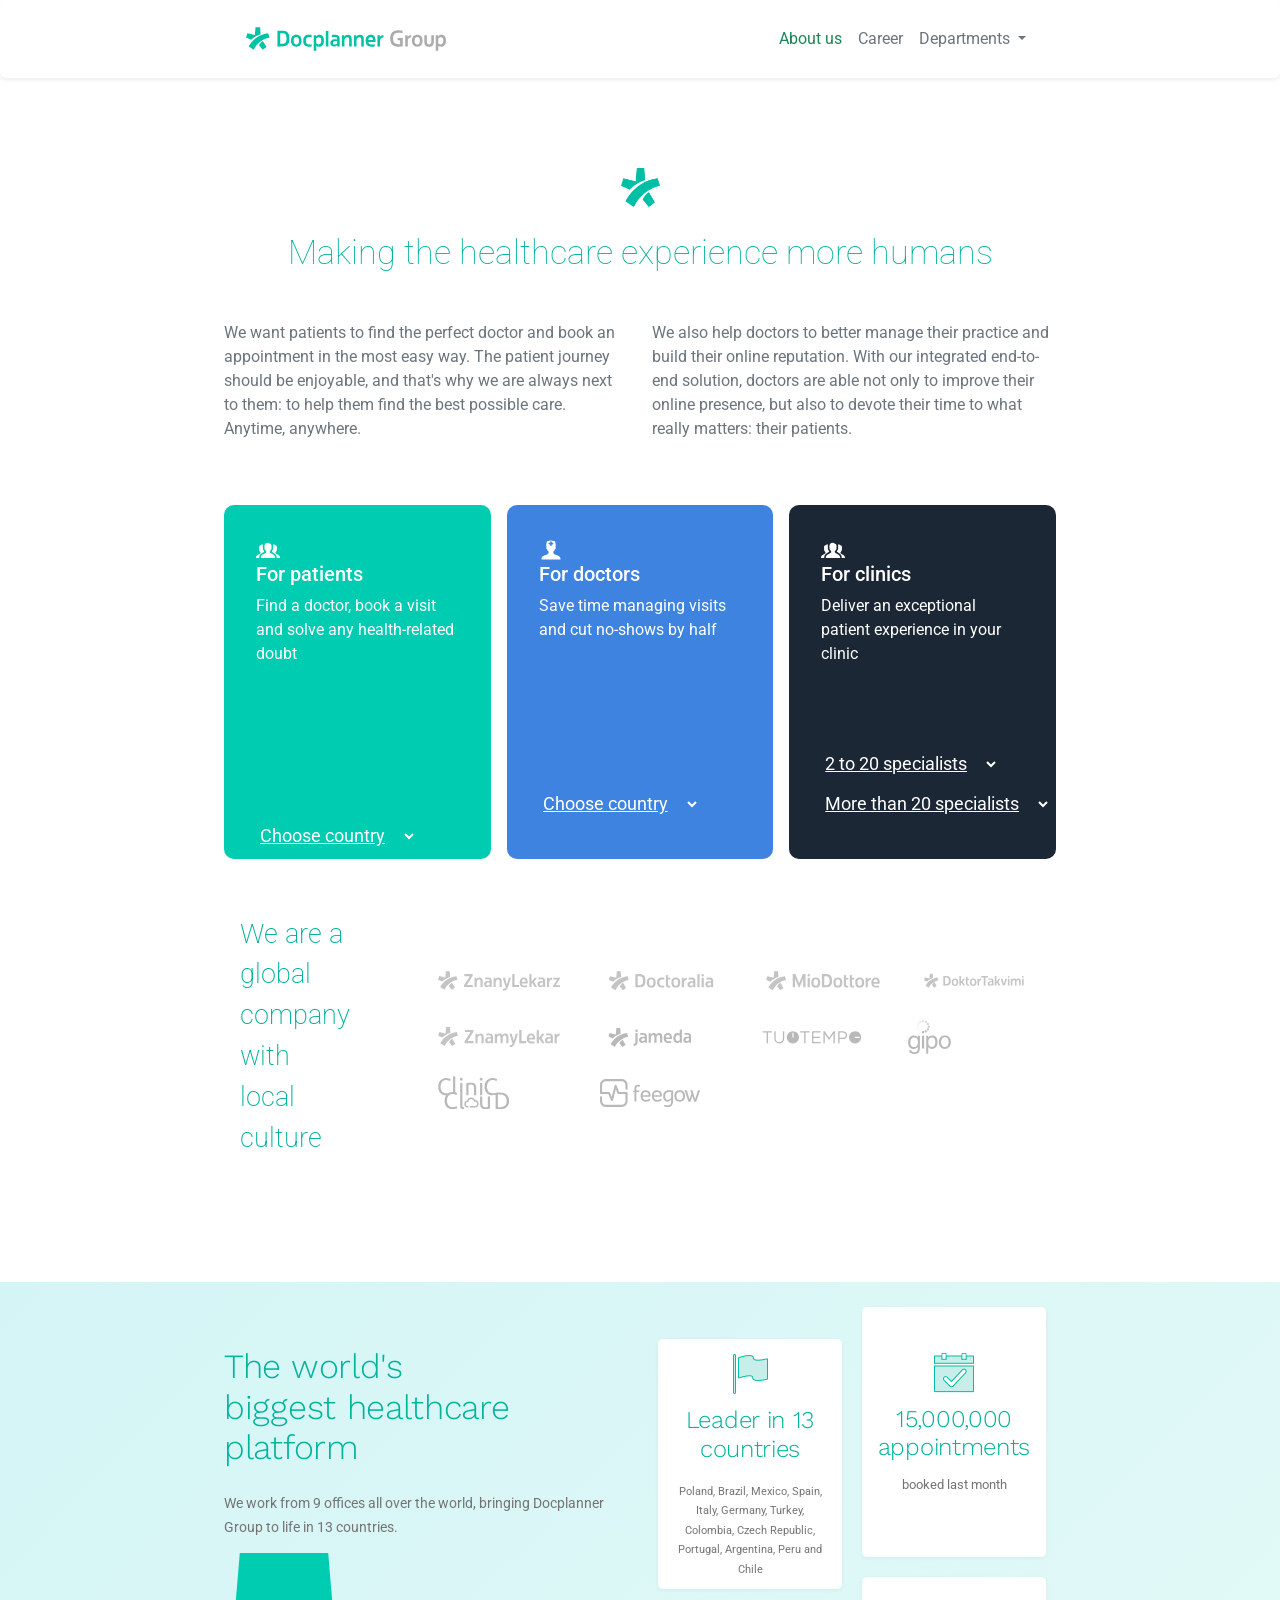
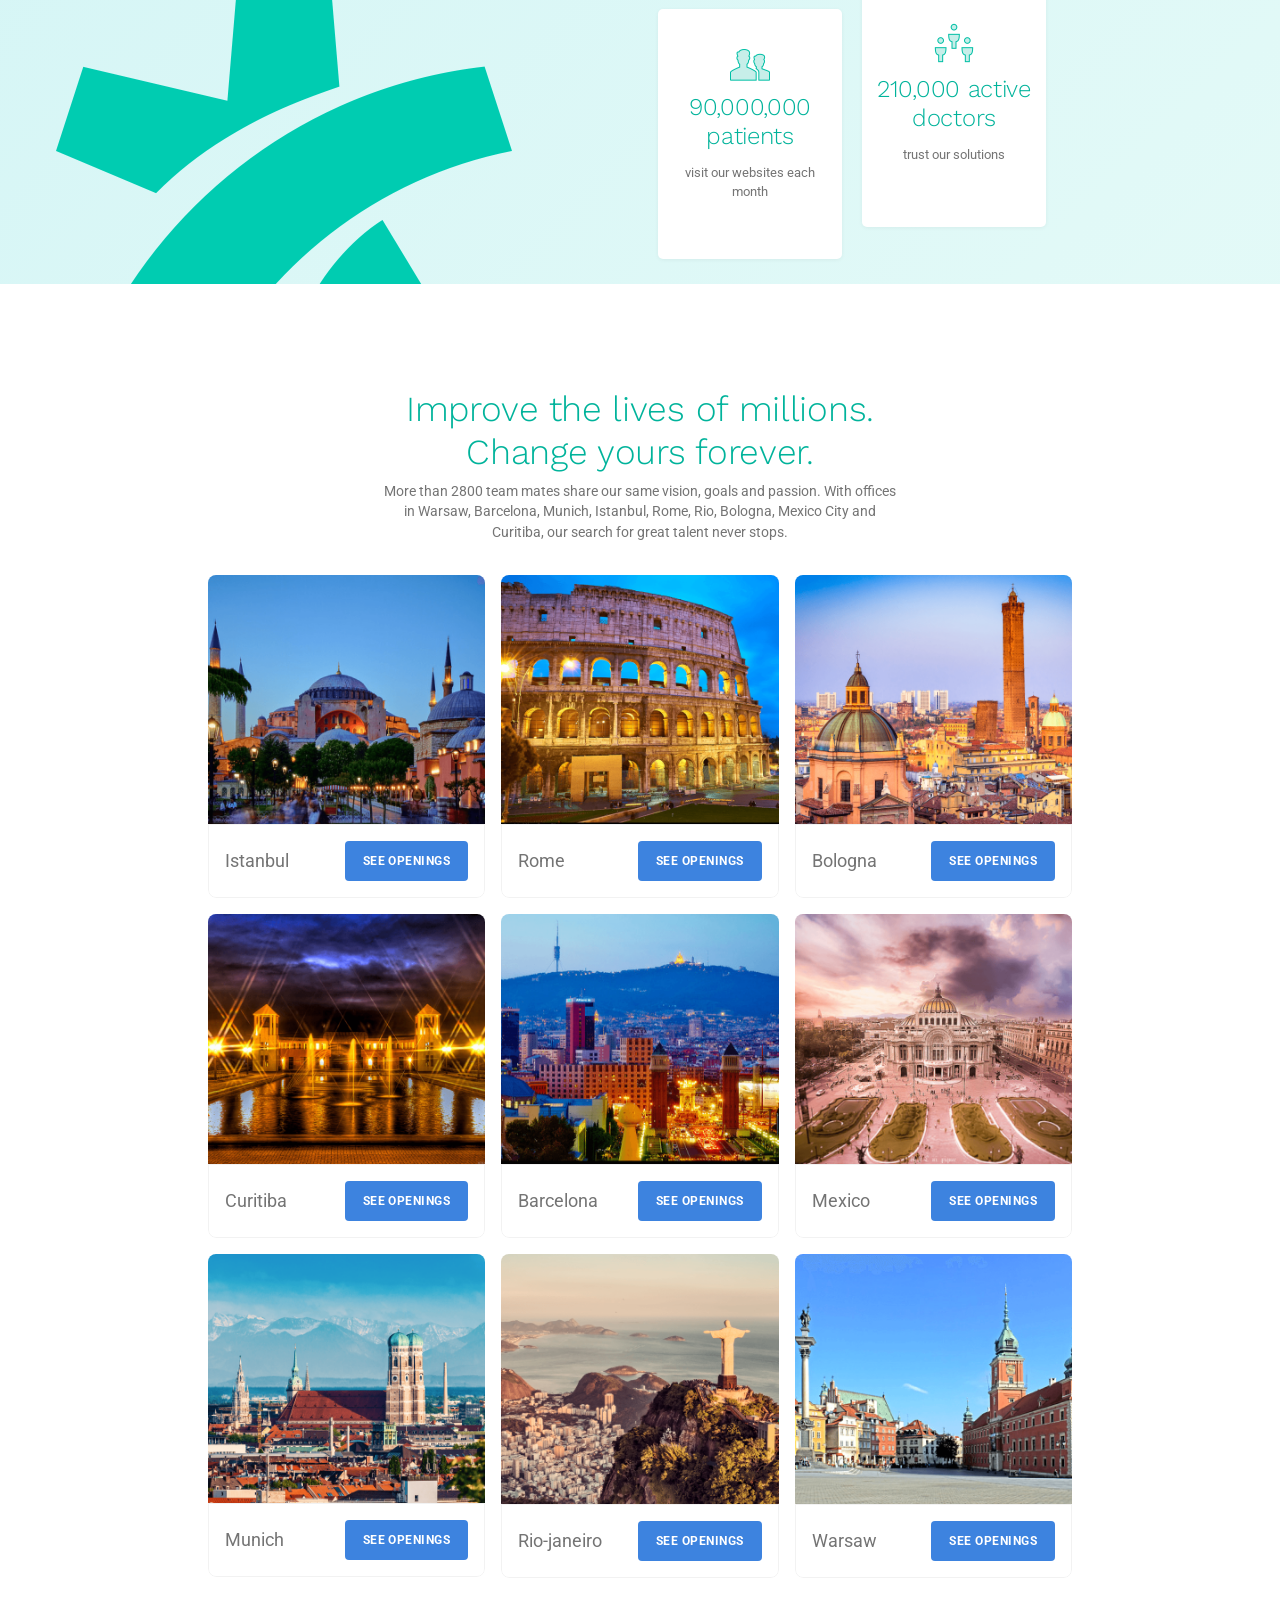
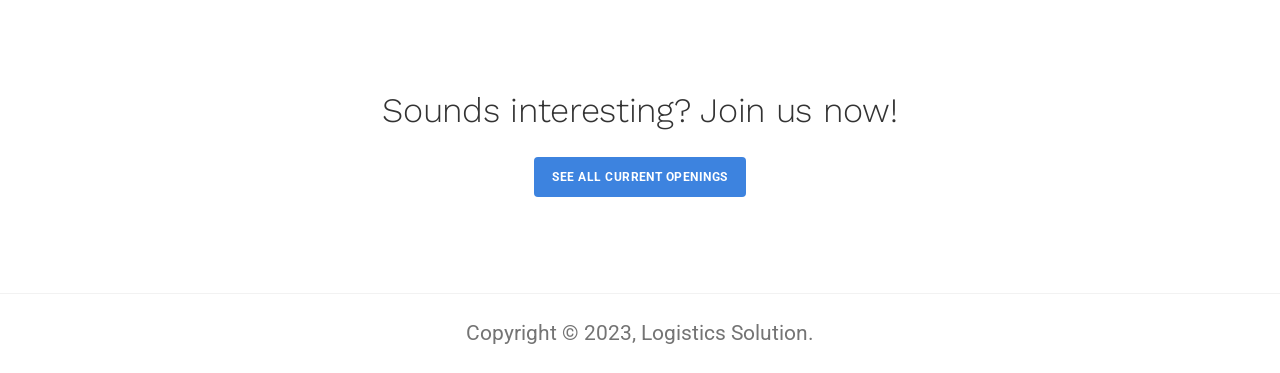
<file: index.html>
<!DOCTYPE html>
<html lang="en">
<head>
    <meta charset="UTF-8">
    <meta http-equiv="X-UA-Compatible" content="IE=edge">
    <meta name="viewport" content="width=device-width, initial-scale=1.0">
    <title>Docplanne Checkpoint Project</title>
    <link href="https://cdn.jsdelivr.net/npm/bootstrap@5.3.0-alpha1/dist/css/bootstrap.min.css" rel="stylesheet" integrity="sha384-GLhlTQ8iRABdZLl6O3oVMWSktQOp6b7In1Zl3/Jr59b6EGGoI1aFkw7cmDA6j6gD" crossorigin="anonymous">
    <link rel="stylesheet" href="style.css">
   
</head>
<body>
    <nav class="navbar navbar-expand-lg bg-body-white position-fixed top-0 start-0 end-0 z-3 shadow-sm p-1 mb-1 bg-body rounded">
        <div class="container ext-pad">
             <a class="navbar-brand" href="#">
            <img src="doc.svg" width="200px" height="60px">
          </a>
          <button class="navbar-toggler" type="button" data-bs-toggle="collapse" data-bs-target="#navbarNavDropdown" aria-controls="navbarNavDropdown" aria-expanded="false" aria-label="Toggle navigation">
            <span class="navbar-toggler-icon"></span>
          </button>
          <div class="collapse navbar-collapse class= justify-content-end" id="navbarNavDropdown">
            <ul class="navbar-nav">
              <li class="nav-item">
                <a class="nav-link active text-success text-lead" aria-current="page" href="#">About us</a>
              </li>
              <li class="nav-item">
                <a class="nav-link text-secondary" href="#">Career</a>
              </li>
              <li class="nav-item dropdown ">
                <a class="nav-link dropdown-toggle text-secondary" href="#" role="button" data-bs-toggle="dropdown" aria-expanded="false">
                  Departments
                </a>
                <ul class="dropdown-menu">
                  <li><a class="dropdown-item text-secondary" href="#">Marketing & PR</a></li>
                  <li><a class="dropdown-item text-secondary" href="#">Customer Success & Sales</a></li>
                  <li><a class="dropdown-item text-secondary" href="#">IT Product, Data</a></li>
                  <li><a class="dropdown-item text-secondary" href="#">Finance & Administration</a></li>
                  <li><a class="dropdown-item text-secondary" href="#">HR & more</a></li>
                </ul>
              </li>
            </ul>
         
          </div>
        </div>
      </nav>

      <main class="main">
        <div class="d-flex mt-4 align-items-center justify-content-center pt-5 first"  >
          <img src="logo.svg.png" alt="Logo">
        </div>
        <h2 class="text-center pt-4"> Making the healthcare experience more humans</h2>
         
        <!-- section 2 -->
        <div class="row mt-4 pt-4 d-flex">
          <div class="col-lg-6 col-sm-12">
            <p class="text-secondary">We want patients to find the perfect doctor and book an appointment in the most easy way. The patient journey should be enjoyable, and that's why we are always next to them: to help them find the best possible care. Anytime, anywhere.</p>
          </div>
          <div class="col-lg-6 col-sm-12">
            <p class="text-secondary">
              We also help doctors to better manage their practice and build their online reputation. With our integrated end-to-end solution, doctors are able not only to improve their online presence, but also to devote their time to what really matters: their patients.
            </p>
          </div>
        </div>
     


         <section class="card-contain">
          <div class="card fade-elements ">
            <div class="card-body">
              <div class="card__items"> 
                  <svg width="24" height="24" viewBox="0 0 24 24" fill="none" xmlns="http://www.w3.org/2000/svg">
                    <path d="M12 4.80005C9.4544 4.80005 8.4 6.43285 8.4 8.40005C8.4 9.06245 8.71719 9.72817 8.71719 9.72817C8.58999 9.80177 8.37845 10.0357 8.43125 10.4485C8.52965 11.2181 8.86376 11.4122 9.07656 11.4282C9.15736 12.1466 9.9304 13.0664 10.2 13.2V14.2735C9.6 16.0735 4.8 15.8 4.8 20H19.2C19.2 15.8 14.4 16.0735 13.8 14.2735V13.2C14.0704 13.0664 14.8426 12.1466 14.9234 11.4282C15.1362 11.4122 15.4704 11.2181 15.5688 10.4485C15.6215 10.0349 15.41 9.80177 15.2828 9.72817C15.2828 9.72817 15.6 9.12725 15.6 8.40005C15.6 6.94325 15.028 5.70005 13.8 5.70005C13.8 5.70005 13.3736 4.80005 12 4.80005ZM18 6.39849C17.5904 6.39849 17.2419 6.47257 16.9219 6.57817C17.0971 7.12137 17.2 7.72725 17.2 8.40005C17.2 8.82565 17.1332 9.21584 17.0484 9.54224C17.1644 9.88544 17.2043 10.2628 17.1547 10.65C17.0419 11.5308 16.6999 12.1295 16.2703 12.5063C16.1455 12.8087 15.9746 13.0952 15.7906 13.3688C16.0178 13.8352 16.3504 14.2504 16.5 14.3344V14.3438C18.1296 15.1078 20.8 16.392 20.8 20H24C24 16.0336 20 16.6032 19.5 14.9032V14.3329C19.7248 14.2065 20.3687 13.3378 20.4359 12.6594C20.6127 12.6442 20.8918 12.4616 20.9734 11.7344C21.0174 11.344 20.8415 11.1243 20.7359 11.0547C20.7359 11.0547 21 10.4856 21 9.80005C21 8.42405 20.5232 7.25005 19.5 7.25005C19.5 7.25005 19.1448 6.39849 18 6.39849ZM6 6.40005C4.8552 6.40005 4.5 7.25005 4.5 7.25005C3.4768 7.25005 3 8.42561 3 9.80161C3 10.488 3.26406 11.0547 3.26406 11.0547C3.15766 11.1235 2.98256 11.344 3.02656 11.7344C3.10816 12.4616 3.38726 12.6458 3.56406 12.661C3.63126 13.3394 4.2752 14.208 4.5 14.3344V14.9032C4 16.6024 0 16.0336 0 20H3.2C3.2 16.392 5.8704 15.1086 7.5 14.3438V14.3329C7.6496 14.2489 7.98217 13.836 8.20938 13.3688C8.02538 13.0952 7.85449 12.8071 7.72969 12.5047C7.30009 12.1287 6.95731 11.53 6.84531 10.65C6.79491 10.258 6.83629 9.87457 6.95469 9.52817C6.86829 9.19937 6.8 8.80885 6.8 8.40005C6.8 7.73845 6.89366 7.13025 7.06406 6.57505C6.74806 6.47185 6.404 6.40005 6 6.40005Z" fill="white"/>
                    </svg>
                    
                  <h5 class="title">For patients</h5>
                  <p class="subtitle">Find a doctor, book a visit and solve any health-related doubt</p>
              </div>
              <div class="choose">
                  <div class="text-cont">
                    <select name=""  id="domain_switcher">
                      <option value="#">Choose country</option>
                      <option value="#">Argentina</option>
                      <option value="#">Brazil</option>
                      <option value="#">Chile</option>
                      <option value="#">Colombia</option>
                      <option value="#">Czech</option>
                      <option value="#">Germany</option>
                      <option value="#">Italy</option>
                      <option value="#">Mexico</option>
                      <option value="#">Peru</option>
                      <option value="#">Poland</option>
                      <option value="#">Spain</option>
                      <option value="#">Turkey</option>
                  #
                    </select>
                  </div>
                 
                </div>
            </div>   
          </div>
          <div class="card fade-elements">
            <div class="card-body1">
              <div class="card__items "> 
                <svg width="24" height="24" viewBox="0 0 24 24" fill="none" xmlns="http://www.w3.org/2000/svg">
                  <path d="M11.9999 2.40002C9.5999 2.40002 7.9999 3.20002 7.9999 3.20002C7.9999 3.20002 7.1999 4.80002 7.1999 8.00002H7.2999C7.4247 8.54882 7.62178 8.9719 7.62178 8.9719C7.45218 9.0695 7.17325 9.37931 7.24365 9.92971C7.37485 10.9561 7.81983 11.2159 8.10303 11.2375C8.21103 12.1959 9.2399 13.4216 9.5999 13.6V15.2C9.59815 15.2053 9.5939 15.2089 9.59209 15.2141C9.32753 15.2469 9.0915 15.403 8.97178 15.6453L8.72178 16.1485C6.74734 17.2556 2.3999 16.9811 2.3999 21.6H21.5999C21.5999 16.9811 17.2525 17.2556 15.278 16.1485L15.028 15.6453C14.9083 15.403 14.6723 15.2469 14.4077 15.2141C14.4059 15.2089 14.4017 15.2053 14.3999 15.2V13.6C14.7599 13.4216 15.7888 12.1967 15.8968 11.2391C16.18 11.2175 16.625 10.9561 16.7562 9.92971C16.8266 9.37851 16.5476 9.0695 16.378 8.9719L16.7077 8.00002H16.7999C16.7999 5.60002 15.9999 3.20002 15.9999 3.20002C15.9999 3.20002 14.3999 2.40002 11.9999 2.40002ZM11.9999 3.20002C12.4415 3.20002 12.7999 3.55842 12.7999 4.00002V4.80002H13.5999C14.0415 4.80002 14.3999 5.15842 14.3999 5.60002C14.3999 6.04162 14.0415 6.40002 13.5999 6.40002H12.7999V7.20002C12.7999 7.64162 12.4415 8.00002 11.9999 8.00002C11.5583 8.00002 11.1999 7.64162 11.1999 7.20002V6.40002H10.3999C9.9583 6.40002 9.5999 6.04162 9.5999 5.60002C9.5999 5.15842 9.9583 4.80002 10.3999 4.80002H11.1999V4.00002C11.1999 3.55842 11.5583 3.20002 11.9999 3.20002Z" fill="white"/>
                  </svg>
                    
                  <h5 class="title">For doctors</h5>
                  <p class="subtitle">Save time managing visits and cut no-shows by half</p>
              </div>
              <div class="choose">
                  <div class="text-cont">
                    <select name=""  id="domain_switcher">
                      <option value="#">Choose country</option>
                      <option value="#">Argentina</option>
                      <option value="#">Brazil</option>
                      <option value="#">Chile</option>
                      <option value="#">Colombia</option>
                      <option value="#">Czech</option>
                      <option value="#">Germany</option>
                      <option value="#">Italy</option>
                      <option value="#">Mexico</option>
                      <option value="#">Peru</option>
                      <option value="#">Poland</option>
                      <option value="#">Spain</option>
                      <option value="#">Turkey</option>
                  #
                    </select>
                  </div>
                 
                </div>
            </div>   
          </div>
          <div class="card fade-elements">
            <div class="card-body2">
              <div class="card__items"> 
                  <svg width="24" height="24" viewBox="0 0 24 24" fill="none" xmlns="http://www.w3.org/2000/svg">
                    <path d="M12 4.80005C9.4544 4.80005 8.4 6.43285 8.4 8.40005C8.4 9.06245 8.71719 9.72817 8.71719 9.72817C8.58999 9.80177 8.37845 10.0357 8.43125 10.4485C8.52965 11.2181 8.86376 11.4122 9.07656 11.4282C9.15736 12.1466 9.9304 13.0664 10.2 13.2V14.2735C9.6 16.0735 4.8 15.8 4.8 20H19.2C19.2 15.8 14.4 16.0735 13.8 14.2735V13.2C14.0704 13.0664 14.8426 12.1466 14.9234 11.4282C15.1362 11.4122 15.4704 11.2181 15.5688 10.4485C15.6215 10.0349 15.41 9.80177 15.2828 9.72817C15.2828 9.72817 15.6 9.12725 15.6 8.40005C15.6 6.94325 15.028 5.70005 13.8 5.70005C13.8 5.70005 13.3736 4.80005 12 4.80005ZM18 6.39849C17.5904 6.39849 17.2419 6.47257 16.9219 6.57817C17.0971 7.12137 17.2 7.72725 17.2 8.40005C17.2 8.82565 17.1332 9.21584 17.0484 9.54224C17.1644 9.88544 17.2043 10.2628 17.1547 10.65C17.0419 11.5308 16.6999 12.1295 16.2703 12.5063C16.1455 12.8087 15.9746 13.0952 15.7906 13.3688C16.0178 13.8352 16.3504 14.2504 16.5 14.3344V14.3438C18.1296 15.1078 20.8 16.392 20.8 20H24C24 16.0336 20 16.6032 19.5 14.9032V14.3329C19.7248 14.2065 20.3687 13.3378 20.4359 12.6594C20.6127 12.6442 20.8918 12.4616 20.9734 11.7344C21.0174 11.344 20.8415 11.1243 20.7359 11.0547C20.7359 11.0547 21 10.4856 21 9.80005C21 8.42405 20.5232 7.25005 19.5 7.25005C19.5 7.25005 19.1448 6.39849 18 6.39849ZM6 6.40005C4.8552 6.40005 4.5 7.25005 4.5 7.25005C3.4768 7.25005 3 8.42561 3 9.80161C3 10.488 3.26406 11.0547 3.26406 11.0547C3.15766 11.1235 2.98256 11.344 3.02656 11.7344C3.10816 12.4616 3.38726 12.6458 3.56406 12.661C3.63126 13.3394 4.2752 14.208 4.5 14.3344V14.9032C4 16.6024 0 16.0336 0 20H3.2C3.2 16.392 5.8704 15.1086 7.5 14.3438V14.3329C7.6496 14.2489 7.98217 13.836 8.20938 13.3688C8.02538 13.0952 7.85449 12.8071 7.72969 12.5047C7.30009 12.1287 6.95731 11.53 6.84531 10.65C6.79491 10.258 6.83629 9.87457 6.95469 9.52817C6.86829 9.19937 6.8 8.80885 6.8 8.40005C6.8 7.73845 6.89366 7.13025 7.06406 6.57505C6.74806 6.47185 6.404 6.40005 6 6.40005Z" fill="white"/>
                    </svg>
                    
                  <h5 class="title">For clinics</h5>
                  <p class="subtitle"> Deliver an exceptional patient experience in your clinic</p>
              </div>
              <div class="choose">
                  <div class="text-cont">
                    <select name=""  id="domain_switcher">
                      <option value="#">2 to 20 specialists</option>
                      <option value="#">Argentina</option>
                      <option value="#">Brazil</option>
                      <option value="#">Chile</option>
                      <option value="#">Colombia</option>
                      <option value="#">Czech</option>
                      <option value="#">Germany</option>
                      <option value="#">Italy</option>
                      <option value="#">Mexico</option>
                      <option value="#">Peru</option>
                      <option value="#">Poland</option>
                      <option value="#">Spain</option>
                      <option value="#">Turkey</option>
                  #
                    </select>

                  <div class="text-cont">
                    <select name=""  id="domain_switcher">
                      <option value="#">More than 20 specialists</option>
                      <option value="#">Argentina</option>
                      <option value="#">Brazil</option>
                      <option value="#">Chile</option>
                      <option value="#">Colombia</option>
                      <option value="#">Czech</option>
                      <option value="#">Germany</option>
                      <option value="#">Italy</option>
                      <option value="#">Mexico</option>
                      <option value="#">Peru</option>
                      <option value="#">Poland</option>
                      <option value="#">Spain</option>
                      <option value="#">Turkey</option>
                  #
                    </select>
                  </div>
                 
                </div>
            </div>   
          </div>

         </section>
         <section class="culture">
          <div class="text">
            <h1>
              We are a global company <br>
              with local culture
            </h1>
          </div>
          <div class="cultures">
            <div class="culture-item1"><svg xmlns="http://www.w3.org/2000/svg" width="200" height="32" viewBox="0 0 200 32">
              <path d="M189.018 10.678h10.762v2.132L192.736 23H200v2.89h-11.387v-2.103l7.02-10.22h-6.615v-2.89zm-10.347 0h3.012l.244 2.448h.032c.767-1.12 2.638-2.557 4.817-2.677v3.197c-3.174.62-4.63 2.725-4.63 4.634v7.61h-3.47V10.68h-.004zM165 10.38c1.51-.123 3.145-.16 4.725-.16 3.72 0 5.94 1.44 5.94 5.504v10.163h-3.12l-.156-1.52h-.042c-1.07 1.152-2.625 1.826-4.615 1.826-2.635 0-4.73-1.708-4.73-5.09 0-3.148 2.624-6.078 9.19-4.684v-.917c0-1.814-1.062-2.32-3.156-2.32-1.286 0-2.376.087-4.035.23L165 10.38zm7.193 8.445c-2.782-.71-5.564.16-5.564 2.31 0 1.43.94 2.267 2.353 2.203 1.113-.05 2.338-.54 3.207-1.31v-3.2l.003-.003zm-18.93 1.572v5.49h-3.47V4.992l3.47-.402V16.73c1.92-1.63 3.745-3.763 5.035-6.052h3.683c-1.288 2.508-2.83 4.672-4.718 6.522l5.13 8.69h-3.9l-3.81-6.46c-.473.376-.976.69-1.416.97h-.002zm-19.452-2.07v-.063c0-4.68 2.275-8.047 6.984-8.047 4.367 0 6.394 2.524 6.394 7.83 0 .56-.04 1.332-.1 1.902h-9.64c.247 2.142 1.497 3.422 4.06 3.422 1.622 0 3.146-.15 4.56-.335v2.906c-1.59.25-2.935.398-4.65.398-4.99 0-7.61-2.495-7.61-8.016l.003.003zm3.585-.96h6.27c0-2.38-.624-4.26-2.963-4.26-2.43 0-3.24 2.006-3.303 4.26h-.005zM121.7 4.59h3.793v17.853h7.46v3.444H121.7V4.59zm-15.44 6.088h3.67c.596 2.884 2.164 8.5 3.01 11.322h.063c.815-2.854 2.384-8.47 3.01-11.323h3.64c-1.13 4.324-3.877 12.7-4.955 15.21s-2.63 6.76-8.344 5.994v-2.73c2.646.15 4.05-.843 4.92-2.81-1.344-3.18-3.916-11.34-5.014-15.667v.005zm-15.137 0h3.02s.14 1.51.202 2.052h.04c.837-1.31 2.594-2.51 4.718-2.51 3.588 0 5.37 1.91 5.37 5.786v9.883h-3.47v-9.165c0-2.473-.953-3.442-2.824-3.31-1.7.12-3.59 2.056-3.59 4.478v8h-3.47V10.678h.003zm-13.67-.296c1.508-.124 3.143-.162 4.722-.162 3.72 0 5.94 1.438 5.94 5.502v10.165h-3.12l-.155-1.52h-.04c-1.07 1.152-2.625 1.826-4.615 1.826-2.636 0-4.73-1.708-4.73-5.09 0-3.148 2.623-6.078 9.19-4.684v-.917c0-1.814-1.063-2.32-3.157-2.32-1.286 0-2.376.087-4.035.23v-3.03zm7.192 8.444c-2.782-.71-5.565.16-5.565 2.31 0 1.426.947 2.264 2.36 2.2 1.11-.05 2.336-.543 3.205-1.312v-3.2.002zM59.86 10.678h3.02s.14 1.51.203 2.052h.04c.838-1.31 2.594-2.51 4.718-2.51 3.59 0 5.37 1.91 5.37 5.786v9.883h-3.47v-9.165c0-2.473-.95-3.442-2.82-3.31-1.694.12-3.585 2.056-3.585 4.478v8h-3.47V10.678h-.005zM43.156 4.592h13.682v2.875L47.39 22.44h9.606v3.444h-14.4v-2.94l9.47-14.913h-8.91V4.59v.004zm-25.44 20.025c.77-1.886 2.934-4.523 5.14-5.885l4.887 8.084-5.005 3.632-5.02-5.835-.002.004zM10.5 30.443l-6.89-4.43C8.828 16.263 18.574 9.32 30.03 8.027l1.918 5.91c-9.44 1.86-17.32 8.092-21.446 16.505H10.5zm1.503-20.065l.87-10.35h6.19l.786 9.36c-3.556 1.218-5.64 2.19-8.037 3.662a25.43 25.43 0 0 0-4.81 3.804L0 13.894l1.91-5.892 10.093 2.376z"></path>
          </svg></div>

            <div class="culture-item2"><svg xmlns="http://www.w3.org/2000/svg" width="167" height="32" viewBox="0 0 167 32">
              <path d="M156.37 10.663c1.5-.125 3.13-.162 4.702-.162 3.705 0 5.914 1.434 5.914 5.48v10.125h-3.106l-.153-1.516h-.04c-1.066 1.145-2.614 1.815-4.597 1.815-2.625 0-4.712-1.7-4.712-5.07 0-3.133 2.614-6.05 9.154-4.662v-.913c0-1.806-1.06-2.31-3.146-2.31-1.28 0-2.365.086-4.018.228v-3.02l.002.005zm7.162 8.41c-2.77-.706-5.542.16-5.542 2.3 0 1.42.943 2.258 2.348 2.193 1.107-.05 2.328-.54 3.194-1.307v-3.19.002zm-11.568-8.117v15.15h-3.456v-15.13l3.456-.02zm-1.713-2.138a1.962 1.962 0 0 1-.088-3.923h.09a1.96 1.96 0 0 1 0 3.923zm-5.064-3.923v21.21h-3.457V5.295l3.456-.4zm-17.374 5.768c1.5-.125 3.13-.162 4.703-.162 3.705 0 5.916 1.434 5.916 5.48v10.125h-3.107l-.154-1.516h-.04c-1.067 1.145-2.614 1.815-4.597 1.815-2.625 0-4.71-1.7-4.71-5.07 0-3.133 2.612-6.05 9.15-4.662v-.913c0-1.806-1.06-2.31-3.144-2.31-1.28 0-2.368.086-4.02.228v-3.02.005zm7.163 8.41c-2.77-.706-5.54.16-5.54 2.3 0 1.42.94 2.258 2.35 2.193 1.106-.05 2.325-.54 3.19-1.307v-3.19.002zM116.7 10.955h2.99l.247 2.44h.03c.767-1.118 2.63-2.55 4.8-2.668v3.18c-3.16.62-4.61 2.715-4.61 4.618v7.58H116.7v-15.15zm-16.607 7.65v-.155c0-5.06 2.33-7.95 7.146-7.95 4.782 0 7.112 2.89 7.112 7.95v.157c0 5.062-2.33 7.95-7.113 7.95-4.817.002-7.147-2.887-7.147-7.95zm7.136-5.23c-2.446 0-3.575 1.66-3.575 5.13 0 3.47 1.13 5.1 3.574 5.1 2.446 0 3.544-1.626 3.544-5.1 0-3.472-1.098-5.13-3.545-5.13zM91.354 6.812l3.455-.4v4.546h3.54v2.804h-3.54v6.965c0 2.645.813 2.96 2.18 2.96.46-.01.916-.07 1.36-.187v2.852c-.614.133-1.44.21-1.982.21-3.954 0-5.013-1.93-5.013-5.417V6.81zm-10.54 11.72c.012 3.31 1.446 5.075 4.3 5.075 1.205 0 2.432-.15 3.544-.3v2.8a21.807 21.807 0 0 1-3.983.38c-4.257 0-7.46-2.345-7.472-7.956.013-5.61 3.215-7.954 7.472-7.954 1.554 0 3.068.195 3.98.38v2.798c-1.11-.15-2.337-.3-3.544-.3-2.853 0-4.287 1.766-4.297 5.075zm-20.064.077v-.156c0-5.06 2.33-7.95 7.147-7.95 4.783 0 7.113 2.89 7.113 7.95v.157c0 5.062-2.33 7.95-7.114 7.95-4.815.002-7.145-2.887-7.145-7.95zm7.14-5.23c-2.448 0-3.577 1.66-3.577 5.13 0 3.47 1.13 5.098 3.576 5.098 2.445 0 3.543-1.625 3.543-5.098s-1.098-5.13-3.544-5.13zM42.42 26.105V4.895h5.327c7.423 0 10.878 2.23 10.878 10.605 0 8.376-3.455 10.605-10.878 10.605H42.42zM54.657 15.5c0-4.77-.968-7.176-6.083-7.176h-2.37v14.35h2.37c5.115.002 6.083-2.406 6.083-7.174zm-37.012 9.34c.765-1.88 2.92-4.506 5.118-5.86l4.866 8.048-4.987 3.623-5-5.81h.002zm-7.188 5.8l-6.86-4.41c5.194-9.71 14.9-16.624 26.307-17.913l1.91 5.887c-9.402 1.853-17.25 8.06-21.357 16.437zm1.497-19.98L12.82.35h6.164l.783 9.322c-3.536 1.213-5.616 2.18-7.998 3.646a25.34 25.34 0 0 0-4.79 3.79L0 14.16l1.902-5.87 10.052 2.37z"></path>
            </svg></div>

            <div class="culture-item3"><svg xmlns="http://www.w3.org/2000/svg" width="182" height="32" viewBox="0 0 182 32">
              <path d="M168.354 18.587v-.062c0-4.675 2.275-8.04 6.98-8.04 4.364 0 6.39 2.523 6.39 7.82 0 .562-.04 1.337-.1 1.907h-9.632c.248 2.14 1.496 3.42 4.057 3.42 1.62 0 3.14-.152 4.55-.336V26.2c-1.586.248-2.93.396-4.645.396-4.988 0-7.605-2.493-7.605-8.01h.004zm3.584-.96h6.265c0-2.377-.623-4.255-2.96-4.255-2.43 0-3.24 2.003-3.305 4.255zm-12.702-6.687h3.003l.24 2.446h.03c.77-1.12 2.638-2.555 4.816-2.675v3.192c-3.17.62-4.627 2.723-4.627 4.63v7.606h-3.47V10.94h.006zm-16.66 7.678v-.156c0-5.08 2.337-7.98 7.168-7.98 4.8 0 7.136 2.9 7.136 7.98v.156c0 5.08-2.337 7.978-7.136 7.978-4.83 0-7.168-2.898-7.168-7.978zm7.16-5.246c-2.455 0-3.588 1.666-3.588 5.145 0 3.48 1.133 5.115 3.588 5.115 2.453 0 3.556-1.63 3.556-5.115 0-3.485-1.103-5.145-3.556-5.145zm-15.9-6.59l3.467-.402v4.56h3.553v2.813h-3.553v6.99c0 2.65.816 2.967 2.188 2.967.462-.01.92-.073 1.366-.19v2.86c-.616.134-1.447.213-1.99.213-3.967 0-5.03-1.937-5.03-5.435V6.782zm-9.5 0l3.467-.402v4.56h3.553v2.813h-3.553v6.99c0 2.65.816 2.967 2.188 2.967.462-.01.92-.073 1.366-.19v2.86c-.616.134-1.447.213-1.99.213-3.967 0-5.03-1.937-5.03-5.435V6.782zm-16.72 11.836v-.156c0-5.08 2.337-7.98 7.168-7.98 4.8 0 7.136 2.9 7.136 7.98v.156c0 5.08-2.337 7.978-7.136 7.978-4.83 0-7.168-2.898-7.168-7.978zm7.16-5.246c-2.456 0-3.59 1.666-3.59 5.145 0 3.48 1.134 5.115 3.59 5.115s3.556-1.63 3.556-5.115c0-3.485-1.1-5.145-3.557-5.145zM89.225 26.14V4.86h5.343c7.442 0 10.91 2.236 10.91 10.64s-3.468 10.64-10.915 10.64H89.22h.005zM101.5 15.5c0-4.784-.97-7.2-6.104-7.2h-2.38v14.4h2.38c5.133 0 6.104-2.416 6.104-7.2zm-29.226 3.118v-.156c0-5.08 2.337-7.98 7.167-7.98 4.8 0 7.137 2.9 7.137 7.98v.156c0 5.08-2.337 7.978-7.137 7.978-4.83 0-7.167-2.898-7.167-7.978zm7.16-5.246c-2.455 0-3.588 1.666-3.588 5.145 0 3.48 1.133 5.115 3.588 5.115s3.557-1.63 3.557-5.115c0-3.485-1.1-5.145-3.557-5.145zm-9.554-2.432v15.2h-3.467V10.962l3.467-.022zm-1.718-2.144a1.968 1.968 0 1 1 0-3.936 1.968 1.968 0 0 1 0 3.936zm-8.88-3.91V4.86h3.796v21.28h-3.795V12.19l-.005.02-5.624 13.93h-1.672L46.36 12.21l-.005-.02v13.95H42.56V4.86h3.795v.026l.005-.026h.48l5.98 14.793L58.8 4.86h.48l.004.026zM17.704 24.87c.768-1.885 2.93-4.52 5.135-5.88l4.88 8.077-5 3.633-5.02-5.83h.004zm-7.212 5.82L3.61 26.264c5.212-9.74 14.95-16.678 26.395-17.97L31.92 14.2c-9.434 1.856-17.307 8.084-21.43 16.49h.002zm1.504-20.048L12.864.3h6.183l.785 9.354c-3.548 1.215-5.634 2.188-8.024 3.657a25.373 25.373 0 0 0-4.806 3.807L0 14.155l1.91-5.89 10.084 2.376h.002z"></path>
            </svg></div>

            <div class="culture-item4"><svg xmlns="http://www.w3.org/2000/svg" width="220" height="32" viewBox="0 0 220 32">
              <path d="M219.238 10.94v15.2h-3.467V10.962l3.468-.022zm-1.718-2.144a1.97 1.97 0 0 1 0-3.936 1.968 1.968 0 0 1 0 3.936zm-14.49 4.16c1.008-1.355 2.735-2.473 4.83-2.473 3.456 0 4.907 1.97 4.907 5.78v9.876H209.3v-9.16c0-2.473-.718-3.42-2.517-3.31-1.75.11-3.203 1.874-3.203 4.475v7.994h-3.467v-9.16c0-2.473-.71-3.444-2.518-3.31-1.75.132-3.203 2.055-3.203 4.475v7.994h-3.468v-15.2h3.02s.14 1.51.2 2.05h.04c.837-1.31 2.313-2.507 4.487-2.507 2.255 0 3.656.836 4.36 2.473zm-15.107-2.016v15.2h-3.467V10.962l3.467-.022zm-1.718-2.144a1.97 1.97 0 1 1 0-3.938 1.97 1.97 0 0 1 0 3.938zm-17.14 2.144h3.667c.597 2.883 2.164 8.492 3.01 11.313h.063c.815-2.853 2.383-8.462 3.01-11.313h3.636c-1.13 4.324-3.46 11.99-4.725 15.2h-4.03c-1.263-3.183-3.532-10.875-4.63-15.2zm-9.788 9.715v5.484h-3.467V5.26l3.467-.4V16.99c1.918-1.63 3.742-3.762 5.033-6.05h3.68c-1.29 2.507-2.83 4.67-4.72 6.52l5.128 8.68h-3.9l-3.807-6.455c-.47.376-.974.69-1.413.97zm-16.975-10.01c1.507-.124 3.14-.16 4.72-.16 3.717 0 5.936 1.437 5.936 5.497V26.14h-3.118l-.155-1.52h-.04c-1.07 1.15-2.624 1.824-4.612 1.824-2.635 0-4.727-1.707-4.727-5.088 0-3.144 2.62-6.07 9.184-4.68v-.914c0-1.812-1.063-2.318-3.156-2.318-1.285 0-2.374.088-4.032.23v-3.03zm7.186 8.438c-2.78-.707-5.56.162-5.56 2.31 0 1.427.945 2.263 2.355 2.2 1.112-.05 2.335-.542 3.204-1.31v-3.2zM125.778 4.86h14.907V8.3h-5.558v17.84h-3.79V8.3h-5.557V4.86zm-8.08 6.08h3.003l.248 2.446h.03c.768-1.12 2.638-2.555 4.815-2.675v3.192c-3.172.62-4.628 2.723-4.628 4.63v7.606h-3.467V10.94zm-16.662 7.678v-.156c0-5.08 2.337-7.98 7.168-7.98 4.8 0 7.138 2.9 7.138 7.98v.156c0 5.08-2.338 7.978-7.138 7.978-4.83 0-7.168-2.898-7.168-7.978zm7.16-5.246c-2.455 0-3.59 1.666-3.59 5.145 0 3.48 1.135 5.115 3.59 5.115 2.454 0 3.557-1.63 3.557-5.115 0-3.485-1.103-5.145-3.558-5.145zm-15.928-6.59l3.468-.402v4.56h3.552v2.813h-3.552v6.99c0 2.65.814 2.967 2.187 2.967.46-.008.92-.07 1.365-.187v2.86c-.655.132-1.32.204-1.99.212-3.967 0-5.03-1.938-5.03-5.436V6.78zM81.295 20.655v5.484h-3.468V5.26l3.468-.4V16.99c1.918-1.63 3.742-3.762 5.032-6.05h3.68c-1.29 2.507-2.83 4.67-4.718 6.52l5.125 8.68h-3.9l-3.806-6.455c-.473.376-.976.69-1.416.97zm-20.34-2.037v-.156c0-5.08 2.336-7.98 7.167-7.98 4.8 0 7.137 2.9 7.137 7.98v.156c0 5.08-2.34 7.978-7.14 7.978-4.83 0-7.167-2.897-7.167-7.978h.002zm7.16-5.246c-2.456 0-3.59 1.666-3.59 5.145 0 3.48 1.134 5.115 3.59 5.115 2.454 0 3.556-1.63 3.556-5.115 0-3.485-1.1-5.145-3.555-5.145zM42.56 26.14V4.86h5.345c7.45 0 10.915 2.236 10.915 10.64s-3.466 10.64-10.915 10.64H42.56zM54.84 15.5c0-4.784-.972-7.2-6.105-7.2h-2.38v14.4h2.38c5.133 0 6.104-2.416 6.105-7.2zm-37.137 9.37c.768-1.885 2.93-4.52 5.135-5.88l4.882 8.077-5 3.633-5.017-5.83zm-7.212 5.82l-6.88-4.427c5.21-9.74 14.95-16.678 26.394-17.97L31.92 14.2c-9.434 1.857-17.307 8.084-21.43 16.49zm1.505-20.048L12.865.3h6.182l.785 9.354c-3.548 1.215-5.634 2.188-8.024 3.657a25.433 25.433 0 0 0-4.806 3.803L0 14.155l1.91-5.89 10.085 2.377z"></path>
            </svg></div>

            <div class="culture-item5"><svg xmlns="http://www.w3.org/2000/svg" width="195" height="32" viewBox="0 0 195 32">
              <path d="M186.445 10.684h3l.244 2.445h.03c.768-1.12 2.635-2.555 4.81-2.674v3.19c-3.17.617-4.622 2.718-4.622 4.623v7.596h-3.463V10.684zm-13.416-.294c1.504-.124 3.136-.162 4.713-.162 3.713 0 5.928 1.436 5.928 5.492v10.146h-3.11l-.153-1.52h-.04c-1.068 1.15-2.62 1.823-4.606 1.823-2.63 0-4.72-1.705-4.72-5.08 0-3.14 2.617-6.066 9.17-4.676V15.5c0-1.81-1.06-2.315-3.15-2.315-1.283 0-2.37.087-4.026.23V10.39h-.005zm7.178 8.427c-2.776-.705-5.554.162-5.554 2.31 0 1.423.945 2.26 2.353 2.196 1.11-.05 2.333-.543 3.2-1.31v-3.196zm-18.896 1.57v5.48h-3.463V5.012l3.462-.4v12.116c1.918-1.628 3.74-3.757 5.027-6.042h3.675c-1.29 2.504-2.828 4.664-4.713 6.51l5.12 8.673h-3.896l-3.8-6.444c-.472.376-.975.69-1.415.97v-.005zm-19.414-2.066v-.06c0-4.67 2.27-8.032 6.973-8.032 4.36 0 6.386 2.52 6.386 7.814 0 .56-.04 1.334-.1 1.904h-9.62c.248 2.137 1.493 3.416 4.052 3.416 1.62 0 3.14-.152 4.55-.337v2.9c-1.583.248-2.928.396-4.64.396-4.98 0-7.596-2.49-7.596-8h-.004zm3.58-.956h6.257c0-2.375-.623-4.25-2.957-4.25-2.43 0-3.238 2-3.3 4.25zM129.815 4.61h3.785v17.818h7.445v3.438h-11.23V4.61zm-15.412 6.074h3.662c.596 2.88 2.16 8.483 3.006 11.3h.066c.814-2.848 2.38-8.45 3.006-11.3h3.63c-1.126 4.32-3.87 12.68-4.944 15.183-1.076 2.51-2.626 6.75-8.327 5.987v-2.728c2.64.15 4.043-.842 4.91-2.805-1.342-3.172-3.91-11.316-5.004-15.637h-.004zm-11.5 2.014c1.01-1.354 2.734-2.47 4.826-2.47 3.453 0 4.902 1.966 4.902 5.774v9.863h-3.46v-9.15c0-2.465-.717-3.41-2.514-3.3-1.747.11-3.2 1.87-3.2 4.47v7.984h-3.462v-9.15c0-2.468-.71-3.44-2.513-3.304-1.747.13-3.2 2.05-3.2 4.47v7.983h-3.46V10.685h3.014s.14 1.507.2 2.05h.04c.838-1.31 2.31-2.506 4.484-2.506 2.25 0 3.65.835 4.35 2.47l-.006-.002zm-25.6-2.31c1.505-.122 3.137-.16 4.713-.16 3.713 0 5.928 1.436 5.928 5.49v10.148H84.83l-.16-1.518h-.04c-1.067 1.15-2.62 1.822-4.605 1.822-2.633 0-4.723-1.704-4.723-5.08 0-3.14 2.62-6.064 9.172-4.674v-.912c0-1.81-1.06-2.315-3.15-2.315-1.284 0-2.37.088-4.027.23v-3.026l.006-.005zm7.178 8.43c-2.777-.706-5.555.16-5.555 2.308 0 1.424.945 2.26 2.354 2.197 1.11-.05 2.33-.543 3.2-1.31v-3.196.002zm-24.736-8.134h3.015s.134 1.507.2 2.05H63c.836-1.31 2.59-2.506 4.71-2.506 3.58 0 5.357 1.907 5.357 5.775v9.863h-3.463v-9.15c0-2.465-.95-3.432-2.818-3.3-1.692.12-3.578 2.05-3.578 4.47v7.984h-3.464V10.684zM43.07 4.61h13.657v2.87l-9.43 14.948h9.587v3.438H42.512v-2.93L51.965 8.05H43.07V4.61zM17.684 24.598c.767-1.882 2.927-4.515 5.13-5.874l4.875 8.07-4.998 3.628-5.01-5.824h.002zm-7.203 5.815L3.61 25.99C8.814 16.26 18.54 9.33 29.973 8.04l1.915 5.898c-9.428 1.858-17.29 8.078-21.407 16.475zm1.5-20.027l.87-10.33h6.175l.785 9.342c-3.544 1.217-5.628 2.186-8.016 3.654a25.36 25.36 0 0 0-4.8 3.797L0 13.895l1.906-5.882 10.075 2.372z"></path>
            </svg></div>

            <div class="culture-item6">
              <img src="logo-jameda.svg" alt="">
            </div>

            <div class="culture-item7">
              <img src="logo-tuotempo.svg" alt="">
            </div>

            <div class="culture-item8">
              <img src="logo-gipo-primary.svg" alt="">
            </div>

            <div class="culture-item9">
              <img src="logo-clinicloud.svg" alt="">
            </div>

            <div class="culture-item10">
              <img src="logo-feegow.svg" alt="">
            </div>
          </div>
         </section>

      </main>

      <section class="world_biggest">
      
        <div class="first_container">
          <h1>The world's biggest
            healthcare platform</h1>
            <p>We work from 9 offices all over the world, bringing Docplanner Group to life in 13 countries.</p>
            
        </div>
        <div class="second_container">
          <div class="left">
            <div class="card_4a">
              <img src="flag@2x.png" alt="">
              <h3>Leader in 13 countries</h3>
              <p>Poland, Brazil, Mexico, Spain, Italy, Germany, Turkey, Colombia, Czech Republic, Portugal, Argentina, Peru and Chile</p>
            </div>
            <div class="card_4b">
              <img src="patients@2x.png" alt="">
              <h3>90,000,000
                patients</h3>
                <p>visit our websites each month</p>
            </div>
          </div>
         <div class="right">
        
          <!--  -->
          <div class="card_4c">
            <img src="visits@2x.png" alt="">
            <h3>15,000,000
              appointments</h3>
              <p>booked last month</p>
          </div>
          <div class="card_4d">
            <img src="doctors@2x.png" alt="">
            <h3>210,000
              active doctors</h3>
              <p>trust our solutions</p>
          </div>
        </div>
         </div>
      </section>
      <section class="location-container">
        <header class="location-text">
          <h1>
            Improve the lives of millions. <br> Change yours forever.
          </h1>
          <p>
            More than 2800 team mates share our same vision, goals and passion. With offices in Warsaw, Barcelona, Munich, Istanbul, Rome, Rio, Bologna, Mexico City and Curitiba, our search for great talent never stops.
          </p>
        </header>
        <div class="locations">
          <a href="#">
            <div class="col1">
              <img src="./locImg/istanbul@2x.png" alt="">
              <div class="figcaption">
                <p>Istanbul</p> <button> See openings</button>
              </div>
            </div>
          </a>
          <a href="#">
            <div class="col2">
              <img src="./locImg/rome@2x.png" alt="">
              <div class="figcaption">
                <p>Rome</p> <button> See openings</button>
              </div>
            </div>
          </a>
          <a href="#">
            <div class="col3">
              <img src="./locImg/bologna@2x.png" alt="">
              <div class="figcaption">
                <p>Bologna</p> <button> See openings</button>
              </div>
            </div>
          </a>
          <a href="#">
            <div class="col4">
              <img src="./locImg/curitiba@2x.png" alt="">
              <div class="figcaption">
                <p>Curitiba</p> <button> See openings</button>
              </div>
            </div>
          </a>
          <a href="#">
            <div class="col5">
              <img src="./locImg/barcelona@2x.png" alt="">
              <div class="figcaption">
                <p>Barcelona</p> <button> See openings</button>
              </div>
            </div>
          </a>
          <a href="#">
            <div class="col6">
              <img src="./locImg/mexico-city@2x.png" alt="">
              <div class="figcaption">
                <p>Mexico</p> <button> See openings</button>
              </div>
            </div>
          </a>
          <a href="#">
            <div class="col7">
              <img src="./locImg/munich@2x.png" alt="">
              <div class="figcaption">
                <p>Munich</p> <button> See openings</button>
              </div>
            </div>
          </a>
          <a href="#">
            <div class="col8">
              <img src="./locImg/rio-janeiro@2x.png" alt="">
              <div class="figcaption">
                <p>Rio-janeiro</p> <button> See openings</button>
              </div>
            </div>
          </a>
          <a href="#">
            <div class="col9">
              <img src="./locImg/warsaw@2x.png" alt="">
              <div class="figcaption">
                <p>Warsaw</p> <button> See openings</button>
              </div>
            </div>
          </a>
        </div>
        <div class="location-conclusion">
          <h1>Sounds interesting? Join us now!</h1>
          <button> SEE ALL CURRENT OPENINGS</button>
        </div>
      </section>
      <footer>
        Copyright &copy; 2023, Logistics Solution.
      </footer>

      <script src="main.js"></script>
      <script src="https://cdn.jsdelivr.net/npm/bootstrap@5.3.0-alpha1/dist/js/bootstrap.bundle.min.js" integrity="sha384-w76AqPfDkMBDXo30jS1Sgez6pr3x5MlQ1ZAGC+nuZB+EYdgRZgiwxhTBTkF7CXvN" crossorigin="anonymous"></script>
</body>
</html>
</file>
<file: style.css>
@import url(https://fonts.googleapis.com/css?family=Roboto:400,500,700|Work+Sans:300,400,500,600,700&display=swap); /*! normalize.css v3.0.3 | MIT License | github.com/necolas/normalize.css */
html {
  font-family: sans-serif;
  -ms-text-size-adjust: 100%;
  -webkit-text-size-adjust: 100%;
  scroll-behavior: smooth;
}

::-moz-selection {
  background: #00b39b;
  color: #fff;
  text-shadow: none;
}

::selection {
  background: #00b39b;
  color: #fff;
  text-shadow: none;
}

body {
  font-weight: 400;
  font-family: Roboto, Arial, sans-serif;
  color: #747474;
  padding-top: 2rem;
  -webkit-font-smoothing: antialiased;
}
body .ext-pad {
  padding: 0rem 11rem;
}
@media screen and (max-width: 576px) {
  body .ext-pad {
    padding: 0rem 1rem;
  }
}
body .main {
  margin: 3rem 0rem;
  padding: 1rem 14rem;
}
@media screen and (max-width: 576px) {
  body .main {
    padding: 1rem;
    margin: 1rem 0rem;
  }
}
body .main .first img {
  height: 40px;
  width: 39px;
}
body .main h2 {
  font-weight: lighter;
  font-size: 2.125rem;
  color: #00b39b;
}
@media screen and (max-width: 576px) {
  body .main h2 {
    width: 100%;
    font-size: 2rem;
  }
}
body .main .card-contain {
  display: grid;
  grid-template-columns: repeat(3, 1fr);
  -moz-column-gap: 1rem;
       column-gap: 1rem;
}
@media screen and (max-width: 576px) {
  body .main .card-contain {
    display: grid;
    grid-template-columns: repeat(1, 1fr);
  }
}
body .main .card-contain .card {
  margin-top: 3rem;
  border-radius: 10px;
  border: none;
  height: 354px;
}
@media screen and (max-width: 576px) {
  body .main .card-contain .card {
    margin-top: 1rem;
  }
}
body .main .card-contain .card .card-body {
  border-radius: 10px;
  background-color: #00ccb1;
  height: 354px;
  color: white;
  padding: 2em 2em 0;
  overflow: hidden;
  display: flex;
  flex-direction: column;
  justify-content: space-between;
}
body .main .card-contain .card .card-body .cards__items {
  padding: 1rem;
  overflow: hidden;
  display: flex;
  flex-direction: column;
  justify-content: space-between;
  border-radius: 10px;
}
body .main .card-contain .card .card-body .choose {
  margin-bottom: 0.6rem;
  display: flex;
  justify-content: flex-start;
  align-items: center;
}
body .main .card-contain .card .card-body .choose select {
  background-color: #00ccb1;
  border: none;
  color: white;
  font-size: 1.1rem;
  text-decoration: underline;
  padding-right: 1rem;
  outline: #00ccb1;
}
body .main .card-contain .card .card-body .choose select:focus {
  outline: none;
}
body .main .card-contain .card .card-body1 {
  border-radius: 10px;
  background-color: #3d83df;
  padding: 2rem;
  border: none;
  height: 354px;
  color: white;
  display: flex;
  flex-direction: column;
  justify-content: space-between;
}
body .main .card-contain .card .card-body1 .cards__items {
  padding: 1rem;
  overflow: hidden;
  display: flex;
  flex-direction: column;
  color: white;
  justify-content: space-between;
  border-radius: 10px;
}
body .main .card-contain .card .card-body1 .choose {
  margin-bottom: 0.6rem;
  display: flex;
  justify-content: flex-start;
  align-items: center;
}
body .main .card-contain .card .card-body1 .choose select {
  background-color: #3d83df;
  border: none;
  color: white;
  font-size: 1.1rem;
  text-decoration: underline;
  padding-right: 1rem;
}
body .main .card-contain .card .card-body1 .choose select:focus {
  outline: none;
}
body .main .card-contain .card .card-body2 {
  border-radius: 10px;
  background-color: #1b2734;
  padding: 2rem;
  border: none;
  height: 354px;
  color: white;
  display: flex;
  flex-direction: column;
  justify-content: space-between;
}
body .main .card-contain .card .card-body2 .cards__items {
  padding: 1rem;
  overflow: hidden;
  display: flex;
  flex-direction: column;
  justify-content: space-between;
  border-radius: 10px;
}
body .main .card-contain .card .card-body2 .cards__itemsh5 {
  font-size: 4rem;
}
body .main .card-contain .card .card-body2 .choose {
  margin-bottom: 0.6rem;
  display: flex;
  justify-content: flex-start;
  align-items: center;
}
body .main .card-contain .card .card-body2 .choose select {
  background-color: #1b2734;
  border: none;
  color: white;
  font-size: 1.1rem;
  text-decoration: underline;
  padding-right: 1rem;
  margin-top: 1rem;
}
body .main .card-contain .card .card-body2 .choose select:focus {
  outline: none;
}
body .main .culture {
  display: grid;
  grid-template-columns: 0.25fr 0.75fr;
  padding: 1rem;
  gap: 3rem;
  justify-content: space-between;
  align-items: center;
  margin: 2rem 0rem;
}
@media screen and (max-width: 576px) {
  body .main .culture {
    display: grid;
    grid-template-columns: repeat(1, 1fr);
    gap: 0rem;
    justify-content: center;
    align-items: center;
  }
}
body .main .culture .text h1 {
  color: #00b39b;
  font-size: 1.7rem;
  margin: 0.25em 0 0.35em;
  font-weight: 200;
  line-height: 1.5;
}
@media screen and (max-width: 576px) {
  body .main .culture .text h1 {
    text-align: center;
  }
}
body .main .culture .cultures {
  display: grid;
  grid-template-columns: repeat(4, 1fr);
  grid-template-rows: repeat(3, 3rem);
  grid-template-areas: "col1 col2 col3 col4" "col5 col6 col7 col8" "col9 col10  . .";
  justify-content: center;
  align-items: center;
  gap: 0.5rem;
}
@media screen and (max-width: 576px) {
  body .main .culture .cultures {
    display: grid;
    grid-template-columns: repeat(2, 1fr);
    grid-template-rows: repeat(1 auto);
    grid-template-areas: "col1 col2" "col3 col4" "col5 col6" "col7 col8" "col9 col10";
  }
}
body .main .culture .cultures .culture-item1 {
  display: grid;
  grid-area: col1;
  margin: 1rem;
}
body .main .culture .cultures .culture-item1 svg {
  fill: hsla(0, 0%, 67%, 0.7);
  height: 20px;
  width: 122px;
}
body .main .culture .cultures .culture-item2 {
  display: grid;
  grid-area: col2;
  margin: 1rem;
}
body .main .culture .cultures .culture-item2 svg {
  fill: hsla(0, 0%, 67%, 0.7);
  height: 20px;
  width: 122px;
}
body .main .culture .cultures .culture-item3 {
  display: grid;
  grid-area: col3;
  margin: 1rem;
}
body .main .culture .cultures .culture-item3 svg {
  fill: hsla(0, 0%, 67%, 0.7);
  height: 20px;
  width: 122px;
}
body .main .culture .cultures .culture-item4 {
  display: grid;
  grid-area: col4;
  margin: 1rem;
}
body .main .culture .cultures .culture-item4 svg {
  fill: hsla(0, 0%, 67%, 0.7);
  height: 60px;
  width: 100px;
}
body .main .culture .cultures .culture-item5 {
  display: grid;
  grid-area: col5;
  margin: 1rem;
}
body .main .culture .cultures .culture-item5 svg {
  fill: hsla(0, 0%, 67%, 0.7);
  height: 20px;
  width: 122px;
}
body .main .culture .cultures .culture-item6 {
  fill: hsla(0, 0%, 67%, 0.7);
  display: grid;
  grid-area: col6;
  margin: 1rem;
}
body .main .culture .cultures .culture-item6 img {
  filter: invert(98%) sepia(2%) saturate(0) hue-rotate(180deg) brightness(300%) contrast(0);
  height: 19px;
  width: 100px;
  opacity: 0.55;
}
body .main .culture .cultures .culture-item7 {
  display: grid;
  grid-area: col7;
  margin: 1rem;
}
body .main .culture .cultures .culture-item7 img {
  filter: invert(98%) sepia(2%) saturate(0) hue-rotate(180deg) brightness(300%) contrast(0);
  height: 19px;
  width: 100px;
  opacity: 0.55;
}
body .main .culture .cultures .culture-item8 {
  display: grid;
  grid-area: col8;
  margin: 1rem 1rem 1rem 1rem, 3rem;
  align-content: center;
}
body .main .culture .cultures .culture-item8 img {
  filter: invert(98%) sepia(2%) saturate(0) hue-rotate(180deg) brightness(300%) contrast(0);
  height: 34px;
  width: 43px;
  opacity: 0.55;
}
body .main .culture .cultures .culture-item9 {
  display: grid;
  grid-area: col9;
  margin: 1rem;
}
body .main .culture .cultures .culture-item9 img {
  filter: invert(98%) sepia(2%) saturate(0) hue-rotate(180deg) brightness(300%) contrast(0);
  height: 34px;
  width: 72px;
  opacity: 0.55;
}
body .main .culture .cultures .culture-item10 {
  display: grid;
  grid-area: col10;
  margin: 1rem;
}
body .main .culture .cultures .culture-item10 img {
  filter: invert(98%) sepia(2%) saturate(0) hue-rotate(180deg) brightness(300%) contrast(0);
  height: 28px;
  width: 100px;
  opacity: 0.55;
}
body .world_biggest {
  display: grid;
  grid-template-columns: repeat(2, 1fr);
  gap: 1rem;
  padding: 1rem 14rem;
  position: relative;
  background: #e5faf8;
  background-image: linear-gradient(-45deg, rgba(0, 204, 177, 0.01) 5%, rgba(61, 199, 223, 0.1));
  overflow: hidden;
  margin: 3.125rem auto 5.5rem;
}
@media screen and (max-width: 576px) {
  body .world_biggest {
    display: grid;
    grid-template-columns: repeat(1, 1fr);
    position: relative;
    justify-content: center;
    align-items: center;
    padding: 0.5rem;
  }
}
body .world_biggest .first_container {
  margin-top: 3rem;
  width: 100%;
}
body .world_biggest .first_container h1 {
  font-size: 2.125rem;
  color: #00b39b;
  font-family: Work Sans, Arial, sans-serif;
  font-weight: 300;
  letter-spacing: -0.3px;
  width: 70%;
}
@media screen and (max-width: 576px) {
  body .world_biggest .first_container h1 {
    text-align: center;
    width: 100%;
  }
}
body .world_biggest .first_container p {
  max-width: 415px;
  font-size: 0.875em;
  font-weight: 400;
  line-height: 1.7142857143;
  margin: 1.6em 0;
}
@media screen and (max-width: 576px) {
  body .world_biggest .first_container p {
    text-align: center;
    width: 100%;
  }
}
body .world_biggest .first_container::before {
  content: "";
  position: absolute;
  right: 60%;
  top: 45%;
  background: url(logo.png) no-repeat;
  width: 456px;
  height: 435px;
  pointer-events: none;
  overflow: hidden;
}
@media screen and (max-width: 576px) {
  body .world_biggest .first_container::before {
    position: absolute;
    right: 50%;
    top: 50%;
    z-index: -1;
  }
}
body .world_biggest .second_container {
  display: grid;
  grid-template-columns: repeat(2, 1fr);
  width: 100%;
}
@media screen and (max-width: 576px) {
  body .world_biggest .second_container {
    display: grid;
    grid-template-columns: repeat(1, 1fr);
  }
}
body .world_biggest .second_container .left {
  display: flex;
  flex-direction: column;
  margin-top: 2rem;
}
body .world_biggest .second_container .left .card_4a {
  background: #fff;
  border-radius: 5px;
  box-shadow: 0 1px 4px 0 rgba(0, 0, 0, 0.05);
  text-align: center;
  padding: 0.9rem;
  font-size: 0.8125em;
  margin: 0.6rem;
  height: 250px;
}
body .world_biggest .second_container .left .card_4a img {
  width: 35px;
  height: 40px;
}
body .world_biggest .second_container .left .card_4a h3 {
  font-size: 1.8461538462em;
  color: #00b39b;
  margin: 0.5em 0;
  font-family: Work Sans, Arial, sans-serif;
  font-weight: 300;
  letter-spacing: -0.3px;
}
body .world_biggest .second_container .left .card_4a p {
  max-width: 415px;
  font-size: 0.875em;
  font-weight: 400;
  line-height: 1.7142857143;
  margin: 1.6em 0;
}
body .world_biggest .second_container .left .card_4b {
  display: flex;
  flex-direction: column;
  justify-content: center;
  align-items: center;
  background: #fff;
  border-radius: 5px;
  box-shadow: 0 1px 4px 0 rgba(0, 0, 0, 0.05);
  text-align: center;
  padding: 0.9em;
  font-size: 0.8125em;
  margin: 0.6rem;
  height: 250px;
}
body .world_biggest .second_container .left .card_4b img {
  width: 40px;
  height: 32px;
}
body .world_biggest .second_container .left .card_4b h3 {
  font-size: 1.8461538462em;
  color: #00b39b;
  margin: 0.5em 0;
  font-family: Work Sans, Arial, sans-serif;
  font-weight: 300;
  letter-spacing: -0.3px;
}
body .world_biggest .second_container .left .card_4b p {
  max-width: 415px;
  font-size: 1em;
  font-weight: 400;
  line-height: 1.5;
}
body .world_biggest .second_container .right {
  display: flex;
  flex-direction: column;
  margin-top: 0rem;
  width: 100%;
}
body .world_biggest .second_container .right .card_4c {
  display: flex;
  flex-direction: column;
  justify-content: center;
  align-items: center;
  background: #fff;
  border-radius: 5px;
  box-shadow: 0 1px 4px 0 rgba(0, 0, 0, 0.05);
  text-align: center;
  padding: 0.9rem;
  font-size: 0.8125em;
  margin: 0.6rem;
  height: 250px;
}
body .world_biggest .second_container .right .card_4c img {
  width: 40px;
  height: 40px;
}
body .world_biggest .second_container .right .card_4c h3 {
  font-size: 1.8461538462em;
  color: #00b39b;
  margin: 0.5em 0;
  font-family: Work Sans, Arial, sans-serif;
  font-weight: 300;
  letter-spacing: -0.3px;
}
body .world_biggest .second_container .right .card_4c p {
  max-width: 415px;
  font-size: 1em;
  font-weight: 400;
  line-height: 1.7142857143;
}
body .world_biggest .second_container .right .card_4d {
  display: flex;
  flex-direction: column;
  justify-content: center;
  align-items: center;
  background: #fff;
  border-radius: 5px;
  box-shadow: 0 1px 4px 0 rgba(0, 0, 0, 0.05);
  text-align: center;
  padding: 0.9em;
  font-size: 0.8125em;
  margin: 0.6rem;
  height: 250px;
}
body .world_biggest .second_container .right .card_4d img {
  width: 40px;
  height: 40px;
}
body .world_biggest .second_container .right .card_4d h3 {
  font-size: 1.8461538462em;
  color: #00b39b;
  margin: 0.5em 0;
  font-family: Work Sans, Arial, sans-serif;
  font-weight: 300;
  letter-spacing: -0.3px;
}
body .world_biggest .second_container .right .card_4d p {
  max-width: 415px;
  font-size: 1em;
  font-weight: 400;
  line-height: 1.5;
}
body .location-container {
  padding: 1rem 13rem;
  overflow: hidden;
  margin-top: 5.5rem;
  margin-bottom: 5rem;
  text-align: center;
  display: flex;
  flex-direction: column;
  justify-content: center;
  align-items: center;
}
@media screen and (max-width: 576px) {
  body .location-container {
    padding: 1rem;
  }
}
body .location-container .location-text {
  width: 60%;
  margin: 0 auto;
}
@media screen and (max-width: 576px) {
  body .location-container .location-text {
    width: 100%;
  }
}
body .location-container .location-text h1 {
  font-size: 2.2rem;
  color: #00b39b;
  font-family: Work Sans, Arial, sans-serif;
  font-weight: 300;
  letter-spacing: -0.3px;
}
body .location-container .location-text p {
  font-size: 0.86em;
}
body .location-container .locations {
  display: grid;
  grid-template-columns: repeat(3, 1fr);
  grid-template-rows: repeat(3, auto);
  grid-template-areas: "col1 col2 col3" "col4 col5 col6" "col7 col8 col9";
  gap: 1rem;
  padding: 1rem 0rem;
}
@media screen and (max-width: 576px) {
  body .location-container .locations {
    display: grid;
    grid-template-columns: repeat(1, 1fr);
    grid-template-rows: repeat(1 auto);
    grid-template-areas: "col1" "col2" "col3" "col4" "col5" "col6" "col7" "col8" "col9" "col10";
  }
}
body .location-container .locations a {
  text-decoration: none;
  color: #747474;
}
body .location-container .locations a .col1 {
  display: grid;
  grid-area: col1;
  border-radius: 0.5rem;
  border: none;
  overflow: hidden;
}
body .location-container .locations a .col1 img {
  display: block;
  margin: 0 auto;
  max-width: 100%;
  height: auto;
  overflow-clip-margin: content-box;
  overflow: clip;
  border: none;
}
body .location-container .locations a .col1 .figcaption {
  display: flex;
  justify-content: space-between;
  align-items: center;
  font-size: 1rem;
  border: 0.1rem solid rgba(0, 0, 0, 0.05);
  padding: 1rem;
  border-radius: 0rem 0rem 0.5rem 0.5rem;
  overflow: hidden;
}
body .location-container .locations a .col1 .figcaption p {
  margin: auto 0;
  font-size: 1.125em;
  font-weight: 400;
  line-height: 1.6666666667;
}
body .location-container .locations a .col1 .figcaption button {
  background-color: #fff;
  font-size: 0.625rem;
  padding: 1em 1.5em;
  display: inline-block;
  vertical-align: middle;
  position: relative;
  outline: 0;
  border: 0;
  border-radius: 4px;
  padding: 1.1666666667em 1.5em;
  background: #3d83df;
  font-family: Roboto, Arial, sans-serif;
  line-height: 1em;
  color: #fff;
  font-weight: 700;
  letter-spacing: 0.04em;
  font-size: 0.75rem;
  text-align: center;
  text-decoration: none !important;
  text-transform: uppercase;
  transition: all 0.2s ease 0s;
}
body .location-container .locations a {
  text-decoration: none;
  color: #747474;
}
body .location-container .locations a .col2 {
  display: grid;
  grid-area: col2;
  border-radius: 0.5rem;
  border: none;
  overflow: hidden;
}
body .location-container .locations a .col2 img {
  display: block;
  margin: 0 auto;
  max-width: 100%;
  height: auto;
  overflow-clip-margin: content-box;
  overflow: clip;
  border: none;
}
body .location-container .locations a .col2 .figcaption {
  display: flex;
  justify-content: space-between;
  align-items: center;
  font-size: 1rem;
  border: 0.1rem solid rgba(0, 0, 0, 0.05);
  padding: 1rem;
  border-radius: 0rem 0rem 0.5rem 0.5rem;
  overflow: hidden;
}
body .location-container .locations a .col2 .figcaption p {
  margin: auto 0;
  font-size: 1.125em;
  font-weight: 400;
  line-height: 1.6666666667;
}
body .location-container .locations a .col2 .figcaption button {
  background-color: #fff;
  font-size: 0.625rem;
  padding: 1em 1.5em;
  display: inline-block;
  vertical-align: middle;
  position: relative;
  outline: 0;
  border: 0;
  border-radius: 4px;
  padding: 1.1666666667em 1.5em;
  background: #3d83df;
  font-family: Roboto, Arial, sans-serif;
  line-height: 1em;
  color: #fff;
  font-weight: 700;
  letter-spacing: 0.04em;
  font-size: 0.75rem;
  text-align: center;
  text-decoration: none !important;
  text-transform: uppercase;
  transition: all 0.2s ease 0s;
}
body .location-container .locations a {
  text-decoration: none;
  color: #747474;
}
body .location-container .locations a .col3 {
  display: grid;
  grid-area: col3;
  border-radius: 0.5rem;
  border: none;
  overflow: hidden;
}
body .location-container .locations a .col3 img {
  display: block;
  margin: 0 auto;
  max-width: 100%;
  height: auto;
  overflow-clip-margin: content-box;
  overflow: clip;
  border: none;
}
body .location-container .locations a .col3 .figcaption {
  display: flex;
  justify-content: space-between;
  align-items: center;
  font-size: 1rem;
  border: 0.1rem solid rgba(0, 0, 0, 0.05);
  padding: 1rem;
  border-radius: 0rem 0rem 0.5rem 0.5rem;
  overflow: hidden;
}
body .location-container .locations a .col3 .figcaption p {
  margin: auto 0;
  font-size: 1.125em;
  font-weight: 400;
  line-height: 1.6666666667;
}
body .location-container .locations a .col3 .figcaption button {
  background-color: #fff;
  font-size: 0.625rem;
  padding: 1em 1.5em;
  display: inline-block;
  vertical-align: middle;
  position: relative;
  outline: 0;
  border: 0;
  border-radius: 4px;
  padding: 1.1666666667em 1.5em;
  background: #3d83df;
  font-family: Roboto, Arial, sans-serif;
  line-height: 1em;
  color: #fff;
  font-weight: 700;
  letter-spacing: 0.04em;
  font-size: 0.75rem;
  text-align: center;
  text-decoration: none !important;
  text-transform: uppercase;
  transition: all 0.2s ease 0s;
}
body .location-container .locations a {
  text-decoration: none;
  color: #747474;
}
body .location-container .locations a .col4 {
  display: grid;
  grid-area: col4;
  border-radius: 0.5rem;
  border: none;
  overflow: hidden;
}
body .location-container .locations a .col4 img {
  display: block;
  margin: 0 auto;
  max-width: 100%;
  height: auto;
  overflow-clip-margin: content-box;
  overflow: clip;
  border: none;
}
body .location-container .locations a .col4 .figcaption {
  display: flex;
  justify-content: space-between;
  align-items: center;
  font-size: 1rem;
  border: 0.1rem solid rgba(0, 0, 0, 0.05);
  padding: 1rem;
  border-radius: 0rem 0rem 0.5rem 0.5rem;
  overflow: hidden;
}
body .location-container .locations a .col4 .figcaption p {
  margin: auto 0;
  font-size: 1.125em;
  font-weight: 400;
  line-height: 1.6666666667;
}
body .location-container .locations a .col4 .figcaption button {
  background-color: #fff;
  font-size: 0.625rem;
  padding: 1em 1.5em;
  display: inline-block;
  vertical-align: middle;
  position: relative;
  outline: 0;
  border: 0;
  border-radius: 4px;
  padding: 1.1666666667em 1.5em;
  background: #3d83df;
  font-family: Roboto, Arial, sans-serif;
  line-height: 1em;
  color: #fff;
  font-weight: 700;
  letter-spacing: 0.04em;
  font-size: 0.75rem;
  text-align: center;
  text-decoration: none !important;
  text-transform: uppercase;
  transition: all 0.2s ease 0s;
}
body .location-container .locations a {
  text-decoration: none;
  color: #747474;
}
body .location-container .locations a .col5 {
  display: grid;
  grid-area: col5;
  border-radius: 0.5rem;
  border: none;
  overflow: hidden;
}
body .location-container .locations a .col5 img {
  display: block;
  margin: 0 auto;
  max-width: 100%;
  height: auto;
  overflow-clip-margin: content-box;
  overflow: clip;
  border: none;
}
body .location-container .locations a .col5 .figcaption {
  display: flex;
  justify-content: space-between;
  align-items: center;
  font-size: 1rem;
  border: 0.1rem solid rgba(0, 0, 0, 0.05);
  padding: 1rem;
  border-radius: 0rem 0rem 0.5rem 0.5rem;
  overflow: hidden;
}
body .location-container .locations a .col5 .figcaption p {
  margin: auto 0;
  font-size: 1.125em;
  font-weight: 400;
  line-height: 1.6666666667;
}
body .location-container .locations a .col5 .figcaption button {
  background-color: #fff;
  font-size: 0.625rem;
  padding: 1em 1.5em;
  display: inline-block;
  vertical-align: middle;
  position: relative;
  outline: 0;
  border: 0;
  border-radius: 4px;
  padding: 1.1666666667em 1.5em;
  background: #3d83df;
  font-family: Roboto, Arial, sans-serif;
  line-height: 1em;
  color: #fff;
  font-weight: 700;
  letter-spacing: 0.04em;
  font-size: 0.75rem;
  text-align: center;
  text-decoration: none !important;
  text-transform: uppercase;
  transition: all 0.2s ease 0s;
}
body .location-container .locations a {
  text-decoration: none;
  color: #747474;
}
body .location-container .locations a .col6 {
  display: grid;
  grid-area: col6;
  border-radius: 0.5rem;
  border: none;
  overflow: hidden;
}
body .location-container .locations a .col6 img {
  display: block;
  margin: 0 auto;
  max-width: 100%;
  height: auto;
  overflow-clip-margin: content-box;
  overflow: clip;
  border: none;
}
body .location-container .locations a .col6 .figcaption {
  display: flex;
  justify-content: space-between;
  align-items: center;
  font-size: 1rem;
  border: 0.1rem solid rgba(0, 0, 0, 0.05);
  padding: 1rem;
  border-radius: 0rem 0rem 0.5rem 0.5rem;
  overflow: hidden;
}
body .location-container .locations a .col6 .figcaption p {
  margin: auto 0;
  font-size: 1.125em;
  font-weight: 400;
  line-height: 1.6666666667;
}
body .location-container .locations a .col6 .figcaption button {
  background-color: #fff;
  font-size: 0.625rem;
  padding: 1em 1.5em;
  display: inline-block;
  vertical-align: middle;
  position: relative;
  outline: 0;
  border: 0;
  border-radius: 4px;
  padding: 1.1666666667em 1.5em;
  background: #3d83df;
  font-family: Roboto, Arial, sans-serif;
  line-height: 1em;
  color: #fff;
  font-weight: 700;
  letter-spacing: 0.04em;
  font-size: 0.75rem;
  text-align: center;
  text-decoration: none !important;
  text-transform: uppercase;
  transition: all 0.2s ease 0s;
}
body .location-container .locations a {
  text-decoration: none;
  color: #747474;
}
body .location-container .locations a .col7 {
  display: grid;
  grid-area: col7;
  border-radius: 0.5rem;
  border: none;
  overflow: hidden;
}
body .location-container .locations a .col7 img {
  display: block;
  margin: 0 auto;
  max-width: 100%;
  height: auto;
  overflow-clip-margin: content-box;
  overflow: clip;
  border: none;
}
body .location-container .locations a .col7 .figcaption {
  display: flex;
  justify-content: space-between;
  align-items: center;
  font-size: 1rem;
  border: 0.1rem solid rgba(0, 0, 0, 0.05);
  padding: 1rem;
  border-radius: 0rem 0rem 0.5rem 0.5rem;
  overflow: hidden;
}
body .location-container .locations a .col7 .figcaption p {
  margin: auto 0;
  font-size: 1.125em;
  font-weight: 400;
  line-height: 1.6666666667;
}
body .location-container .locations a .col7 .figcaption button {
  background-color: #fff;
  font-size: 0.625rem;
  padding: 1em 1.5em;
  display: inline-block;
  vertical-align: middle;
  position: relative;
  outline: 0;
  border: 0;
  border-radius: 4px;
  padding: 1.1666666667em 1.5em;
  background: #3d83df;
  font-family: Roboto, Arial, sans-serif;
  line-height: 1em;
  color: #fff;
  font-weight: 700;
  letter-spacing: 0.04em;
  font-size: 0.75rem;
  text-align: center;
  text-decoration: none !important;
  text-transform: uppercase;
  transition: all 0.2s ease 0s;
}
body .location-container .locations a {
  text-decoration: none;
  color: #747474;
}
body .location-container .locations a .col8 {
  display: grid;
  grid-area: col8;
  border-radius: 0.5rem;
  border: none;
  overflow: hidden;
}
body .location-container .locations a .col8 img {
  display: block;
  margin: 0 auto;
  max-width: 100%;
  height: auto;
  overflow-clip-margin: content-box;
  overflow: clip;
  border: none;
}
body .location-container .locations a .col8 .figcaption {
  display: flex;
  justify-content: space-between;
  align-items: center;
  font-size: 1rem;
  border: 0.1rem solid rgba(0, 0, 0, 0.05);
  padding: 1rem;
  border-radius: 0rem 0rem 0.5rem 0.5rem;
  overflow: hidden;
}
body .location-container .locations a .col8 .figcaption p {
  margin: auto 0;
  font-size: 1.125em;
  font-weight: 400;
  line-height: 1.6666666667;
}
body .location-container .locations a .col8 .figcaption button {
  background-color: #fff;
  font-size: 0.625rem;
  padding: 1em 1.5em;
  display: inline-block;
  vertical-align: middle;
  position: relative;
  outline: 0;
  border: 0;
  border-radius: 4px;
  padding: 1.1666666667em 1.5em;
  background: #3d83df;
  font-family: Roboto, Arial, sans-serif;
  line-height: 1em;
  color: #fff;
  font-weight: 700;
  letter-spacing: 0.04em;
  font-size: 0.75rem;
  text-align: center;
  text-decoration: none !important;
  text-transform: uppercase;
  transition: all 0.2s ease 0s;
}
body .location-container .locations a {
  text-decoration: none;
  color: #747474;
}
body .location-container .locations a .col9 {
  display: grid;
  grid-area: col9;
  border-radius: 0.5rem;
  border: none;
  overflow: hidden;
}
body .location-container .locations a .col9 img {
  display: block;
  margin: 0 auto;
  max-width: 100%;
  height: auto;
  overflow-clip-margin: content-box;
  overflow: clip;
  border: none;
}
body .location-container .locations a .col9 .figcaption {
  display: flex;
  justify-content: space-between;
  align-items: center;
  font-size: 1rem;
  border: 0.1rem solid rgba(0, 0, 0, 0.05);
  padding: 1rem;
  border-radius: 0rem 0rem 0.5rem 0.5rem;
  overflow: hidden;
}
body .location-container .locations a .col9 .figcaption p {
  margin: auto 0;
  font-size: 1.125em;
  font-weight: 400;
  line-height: 1.6666666667;
}
body .location-container .locations a .col9 .figcaption button {
  background-color: #fff;
  font-size: 0.625rem;
  padding: 1em 1.5em;
  display: inline-block;
  vertical-align: middle;
  position: relative;
  outline: 0;
  border: 0;
  border-radius: 4px;
  padding: 1.1666666667em 1.5em;
  background: #3d83df;
  font-family: Roboto, Arial, sans-serif;
  line-height: 1em;
  color: #fff;
  font-weight: 700;
  letter-spacing: 0.04em;
  font-size: 0.75rem;
  text-align: center;
  text-decoration: none !important;
  text-transform: uppercase;
  transition: all 0.2s ease 0s;
}
body .location-container .location-conclusion {
  padding-top: 6rem;
  text-align: center;
  margin: 0 auto;
}
body .location-container .location-conclusion h1 {
  font-size: 2.1428571429em;
  color: #333;
  margin-bottom: 0.75em;
  font-family: Work Sans, Arial, sans-serif;
  font-weight: 300;
  letter-spacing: -0.3px;
}
body .location-container .location-conclusion button {
  display: inline-block;
  vertical-align: middle;
  position: relative;
  outline: 0;
  border: 0;
  border-radius: 4px;
  padding: 1.1666666667em 1.5em;
  background: #3d83df;
  font-family: Roboto, Arial, sans-serif;
  line-height: 1em;
  color: #fff;
  font-weight: 700;
  letter-spacing: 0.04em;
  font-size: 0.75rem;
  text-align: center;
  text-decoration: none !important;
  text-transform: uppercase;
  transition: all 0.2s ease 0s;
}
body footer {
  padding: 1.5rem 13rem;
  margin-top: 2rem auto;
  text-align: center;
  color: #747474;
  border-top: 1px solid rgba(0, 0, 0, 0.05);
  font-size: 1.3rem;
}
@media screen and (max-width: 576px) {
  body footer {
    padding: 1rem;
    font-size: 1rem;
  }
}
body .fade-elements {
  opacity: 0;
  transform: translateY(30px);
  transition: all 1s ease 0.1s;
}
body .visible-elements {
  transition: all 0.3s ease 0.2s;
  transform: translate(0);
  opacity: 1;
}
body .fade-elements2 {
  transition-delay: 0s;
  transition-duration: 0;
}
body .fade-elements3 {
  transition-delay: 0.5s;
  transform: 1s;
}
body .fade-elements4 {
  transition-delay: 2s;
  transition-duration: 2s;
}
body .card-fade-elements {
  opacity: 0;
  transform: translateY(30px);
  transition: all 1s ease 0.1s;
}/*# sourceMappingURL=style.css.map */
</file>
